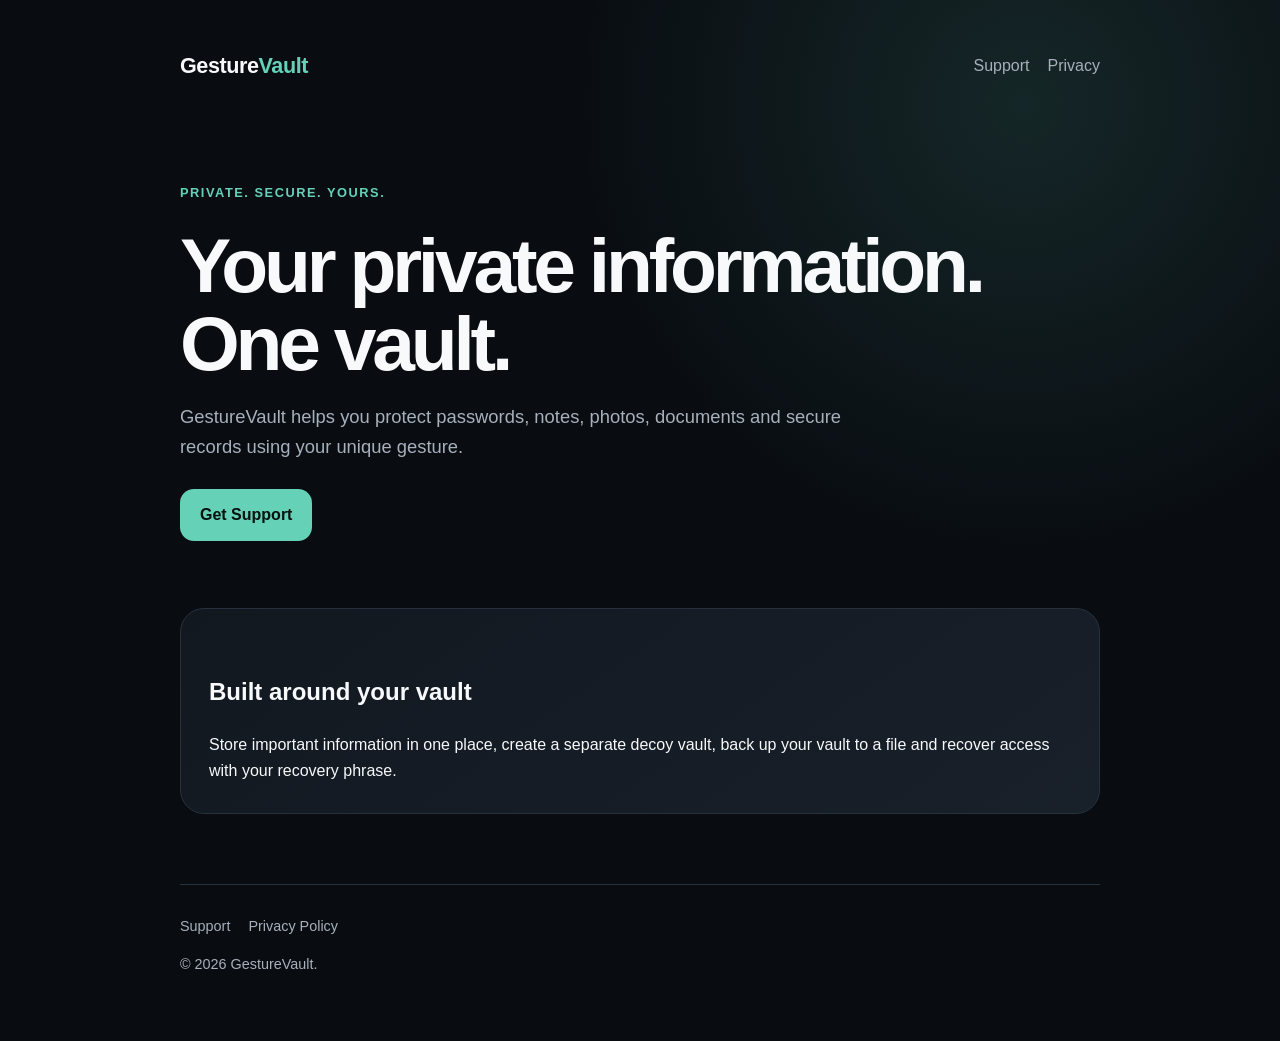
<file: index.html>
<!doctype html><html lang="en"><head><meta charset="utf-8"><meta name="viewport" content="width=device-width,initial-scale=1">
<title>GestureVault</title><link rel="stylesheet" href="style.css"></head><body>
<header><div class="brand">Gesture<span>Vault</span></div><nav><a href="support.html">Support</a><a href="privacy.html">Privacy</a></nav></header>
<main><section class="hero"><div class="eyebrow">Private. Secure. Yours.</div><h1>Your private information. One vault.</h1>
<p class="lead">GestureVault helps you protect passwords, notes, photos, documents and secure records using your unique gesture.</p>
<a class="button" href="support.html">Get Support</a></section>
<div class="card"><h2>Built around your vault</h2><p>Store important information in one place, create a separate decoy vault, back up your vault to a file and recover access with your recovery phrase.</p></div>
</main><footer><a href="support.html">Support</a><a href="privacy.html">Privacy Policy</a><p>© 2026 GestureVault.</p></footer></body></html>
</file>
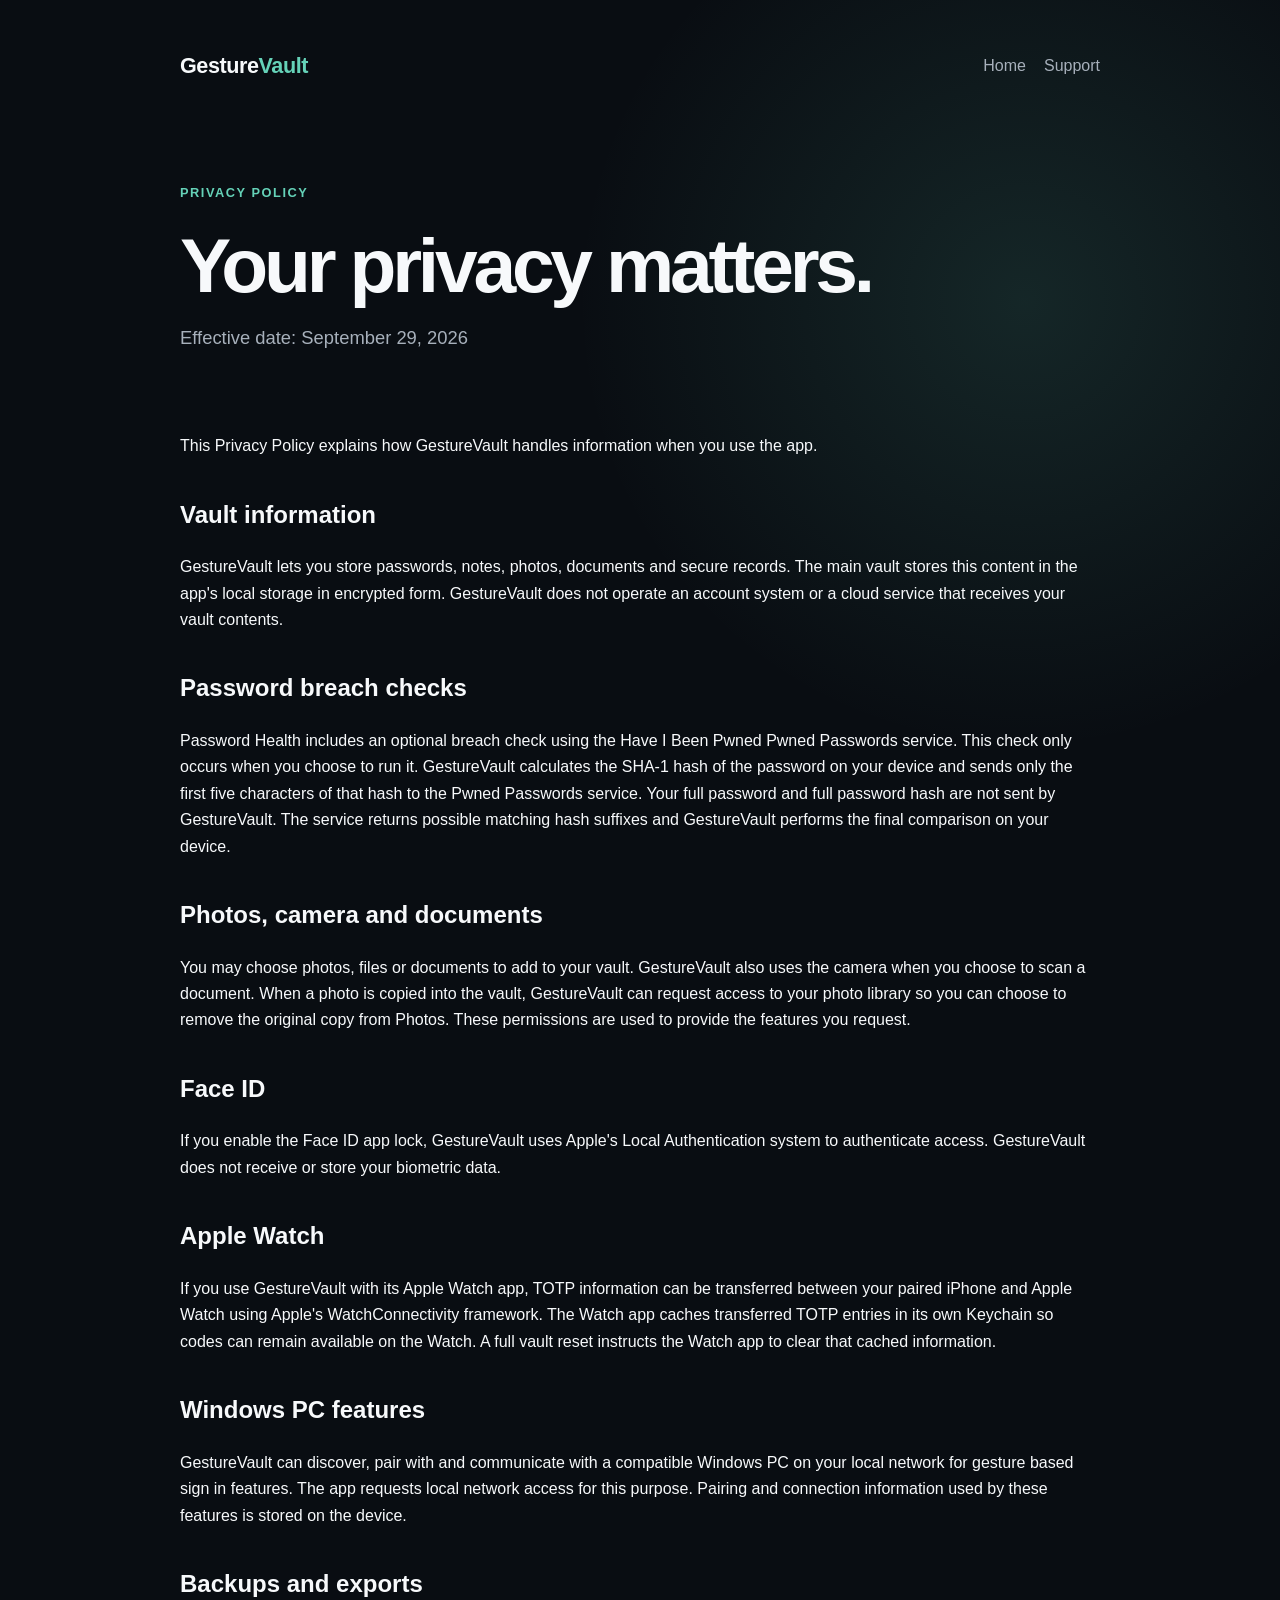
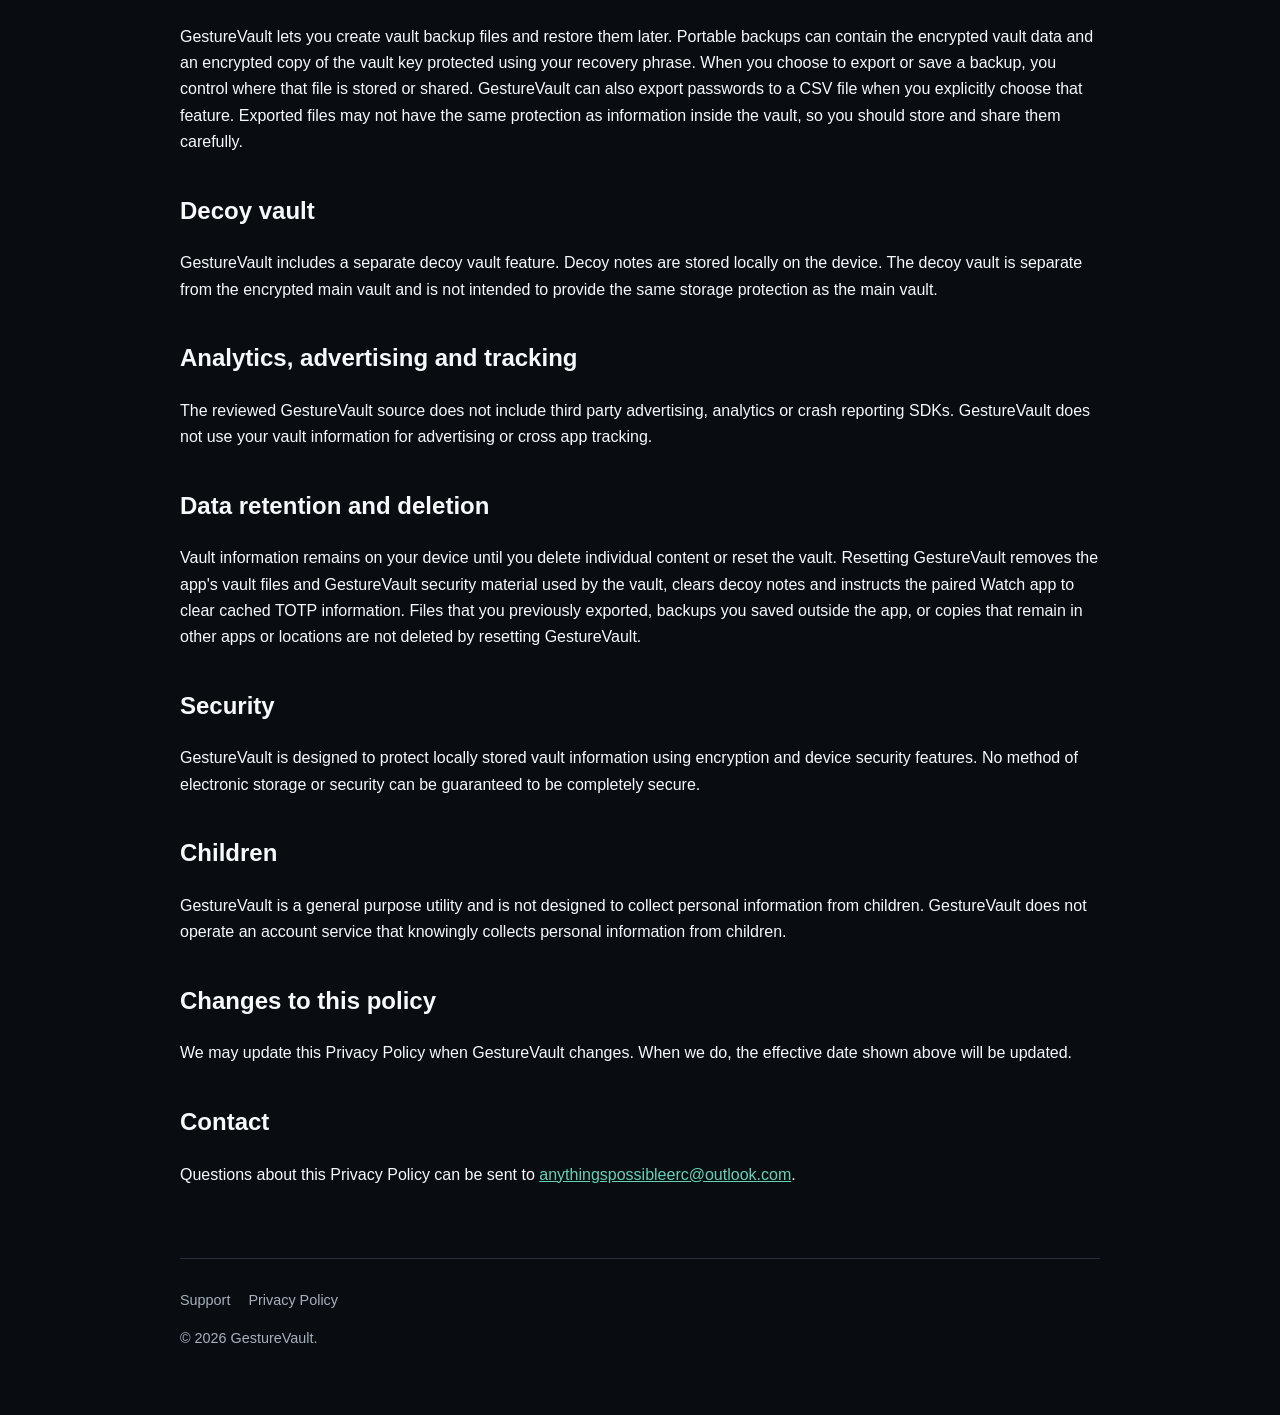
<file: privacy.html>
<!doctype html><html lang="en"><head><meta charset="utf-8"><meta name="viewport" content="width=device-width,initial-scale=1">
<title>GestureVault Privacy Policy</title><link rel="stylesheet" href="style.css"></head><body>
<header><div class="brand"><a href="index.html" style="color:inherit;text-decoration:none">Gesture<span>Vault</span></a></div><nav><a href="index.html">Home</a><a href="support.html">Support</a></nav></header>
<main><section class="hero"><div class="eyebrow">Privacy Policy</div><h1>Your privacy matters.</h1><p class="lead">Effective date: September 29, 2026</p></section>

<p>This Privacy Policy explains how GestureVault handles information when you use the app.</p>

<h2>Vault information</h2>
<p>GestureVault lets you store passwords, notes, photos, documents and secure records. The main vault stores this content in the app's local storage in encrypted form. GestureVault does not operate an account system or a cloud service that receives your vault contents.</p>

<h2>Password breach checks</h2>
<p>Password Health includes an optional breach check using the Have I Been Pwned Pwned Passwords service. This check only occurs when you choose to run it. GestureVault calculates the SHA-1 hash of the password on your device and sends only the first five characters of that hash to the Pwned Passwords service. Your full password and full password hash are not sent by GestureVault. The service returns possible matching hash suffixes and GestureVault performs the final comparison on your device.</p>

<h2>Photos, camera and documents</h2>
<p>You may choose photos, files or documents to add to your vault. GestureVault also uses the camera when you choose to scan a document. When a photo is copied into the vault, GestureVault can request access to your photo library so you can choose to remove the original copy from Photos. These permissions are used to provide the features you request.</p>

<h2>Face ID</h2>
<p>If you enable the Face ID app lock, GestureVault uses Apple's Local Authentication system to authenticate access. GestureVault does not receive or store your biometric data.</p>

<h2>Apple Watch</h2>
<p>If you use GestureVault with its Apple Watch app, TOTP information can be transferred between your paired iPhone and Apple Watch using Apple's WatchConnectivity framework. The Watch app caches transferred TOTP entries in its own Keychain so codes can remain available on the Watch. A full vault reset instructs the Watch app to clear that cached information.</p>

<h2>Windows PC features</h2>
<p>GestureVault can discover, pair with and communicate with a compatible Windows PC on your local network for gesture based sign in features. The app requests local network access for this purpose. Pairing and connection information used by these features is stored on the device.</p>

<h2>Backups and exports</h2>
<p>GestureVault lets you create vault backup files and restore them later. Portable backups can contain the encrypted vault data and an encrypted copy of the vault key protected using your recovery phrase. When you choose to export or save a backup, you control where that file is stored or shared. GestureVault can also export passwords to a CSV file when you explicitly choose that feature. Exported files may not have the same protection as information inside the vault, so you should store and share them carefully.</p>

<h2>Decoy vault</h2>
<p>GestureVault includes a separate decoy vault feature. Decoy notes are stored locally on the device. The decoy vault is separate from the encrypted main vault and is not intended to provide the same storage protection as the main vault.</p>

<h2>Analytics, advertising and tracking</h2>
<p>The reviewed GestureVault source does not include third party advertising, analytics or crash reporting SDKs. GestureVault does not use your vault information for advertising or cross app tracking.</p>

<h2>Data retention and deletion</h2>
<p>Vault information remains on your device until you delete individual content or reset the vault. Resetting GestureVault removes the app's vault files and GestureVault security material used by the vault, clears decoy notes and instructs the paired Watch app to clear cached TOTP information. Files that you previously exported, backups you saved outside the app, or copies that remain in other apps or locations are not deleted by resetting GestureVault.</p>

<h2>Security</h2>
<p>GestureVault is designed to protect locally stored vault information using encryption and device security features. No method of electronic storage or security can be guaranteed to be completely secure.</p>

<h2>Children</h2>
<p>GestureVault is a general purpose utility and is not designed to collect personal information from children. GestureVault does not operate an account service that knowingly collects personal information from children.</p>

<h2>Changes to this policy</h2>
<p>We may update this Privacy Policy when GestureVault changes. When we do, the effective date shown above will be updated.</p>

<h2>Contact</h2>
<p>Questions about this Privacy Policy can be sent to <a href="mailto:anythingspossibleerc@outlook.com">anythingspossibleerc@outlook.com</a>.</p>
</main><footer><a href="support.html">Support</a><a href="privacy.html">Privacy Policy</a><p>© 2026 GestureVault.</p></footer></body></html>
</file>
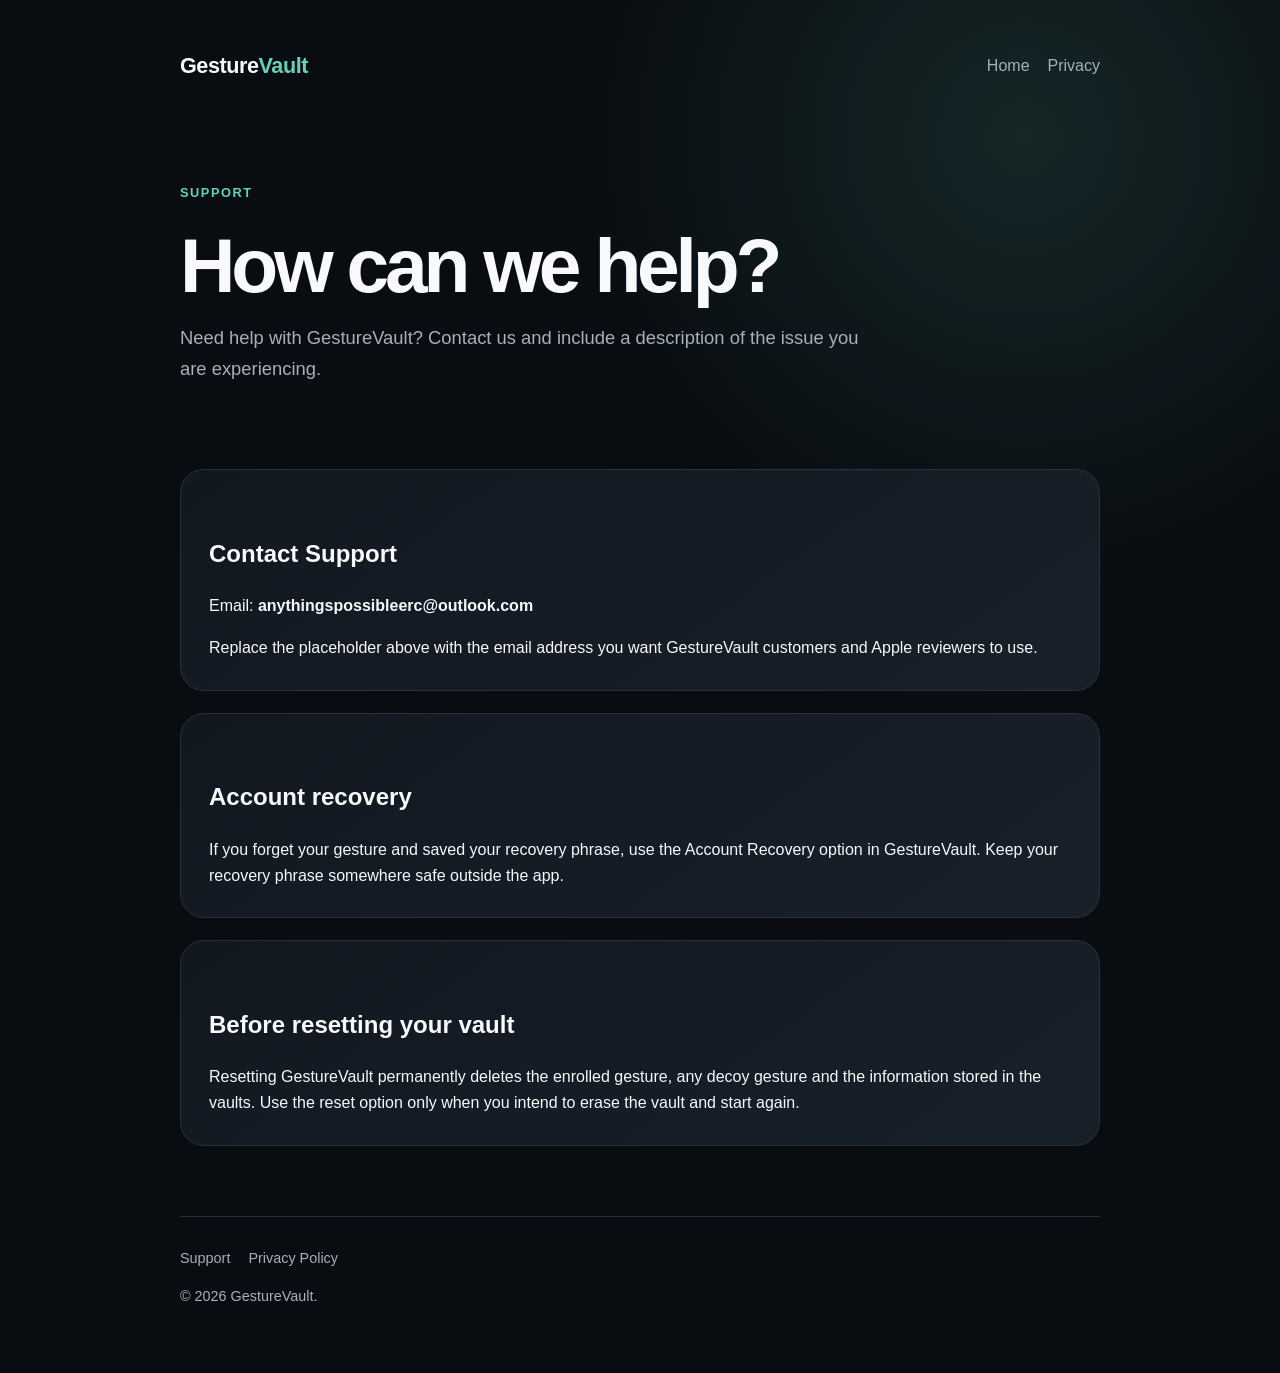
<file: support.html>
<!doctype html><html lang="en"><head><meta charset="utf-8"><meta name="viewport" content="width=device-width,initial-scale=1">
<title>GestureVault Support</title><link rel="stylesheet" href="style.css"></head><body>
<header><div class="brand"><a href="index.html" style="color:inherit;text-decoration:none">Gesture<span>Vault</span></a></div><nav><a href="index.html">Home</a><a href="privacy.html">Privacy</a></nav></header>
<main><section class="hero"><div class="eyebrow">Support</div><h1>How can we help?</h1><p class="lead">Need help with GestureVault? Contact us and include a description of the issue you are experiencing.</p></section>
<div class="card"><h2>Contact Support</h2>
<p>Email: <strong>anythingspossibleerc@outlook.com</strong></p>
<p>Replace the placeholder above with the email address you want GestureVault customers and Apple reviewers to use.</p></div>
<div class="card"><h2>Account recovery</h2><p>If you forget your gesture and saved your recovery phrase, use the Account Recovery option in GestureVault. Keep your recovery phrase somewhere safe outside the app.</p></div>
<div class="card"><h2>Before resetting your vault</h2><p>Resetting GestureVault permanently deletes the enrolled gesture, any decoy gesture and the information stored in the vaults. Use the reset option only when you intend to erase the vault and start again.</p></div>
</main><footer><a href="support.html">Support</a><a href="privacy.html">Privacy Policy</a><p>© 2026 GestureVault.</p></footer></body></html>
</file>
<file: style.css>
:root {
  color-scheme: dark;
  --bg: #090d12;
  --panel: #121820;
  --panel2: #18202a;
  --text: #f7f9fb;
  --muted: #a7b0bb;
  --accent: #65d2b8;
  --border: #26313d;
}
* { box-sizing: border-box; }
body {
  margin: 0;
  font-family: -apple-system, BlinkMacSystemFont, "Segoe UI", sans-serif;
  background:
    radial-gradient(circle at 80% 10%, rgba(101,210,184,.13), transparent 28rem),
    var(--bg);
  color: var(--text);
  line-height: 1.65;
}
header, main, footer { width: min(920px, calc(100% - 40px)); margin: auto; }
header { padding: 48px 0 28px; display:flex; justify-content:space-between; align-items:center; gap:20px; }
.brand { font-weight: 800; font-size: 1.35rem; letter-spacing: -.02em; }
.brand span { color: var(--accent); }
nav a, footer a { color: var(--muted); text-decoration:none; margin-left:18px; }
nav a:hover, footer a:hover { color: var(--accent); }
.hero { padding: 70px 0 45px; }
.eyebrow { color: var(--accent); font-weight: 700; text-transform: uppercase; letter-spacing:.12em; font-size:.8rem; }
h1 { font-size: clamp(2.5rem, 7vw, 4.8rem); line-height: 1.02; letter-spacing:-.055em; margin:.3em 0 .25em; }
h2 { margin-top: 2.2rem; }
.lead { color: var(--muted); font-size:1.15rem; max-width:700px; }
.card { background:linear-gradient(145deg,var(--panel),var(--panel2)); border:1px solid var(--border); border-radius:24px; padding:28px; margin:22px 0; }
.card p:last-child { margin-bottom:0; }
.button { display:inline-block; background:var(--accent); color:#06100d; font-weight:800; padding:13px 20px; border-radius:14px; text-decoration:none; margin-top:8px; }
a { color: var(--accent); }
ul { padding-left: 1.25rem; }
footer { border-top:1px solid var(--border); margin-top:70px; padding:30px 0 50px; color:var(--muted); font-size:.9rem; }
footer a:first-of-type { margin-left:0; }
@media(max-width:650px){ header{align-items:flex-start; flex-direction:column;} nav a{margin:0 18px 0 0;} .hero{padding-top:45px;} }
</file>
